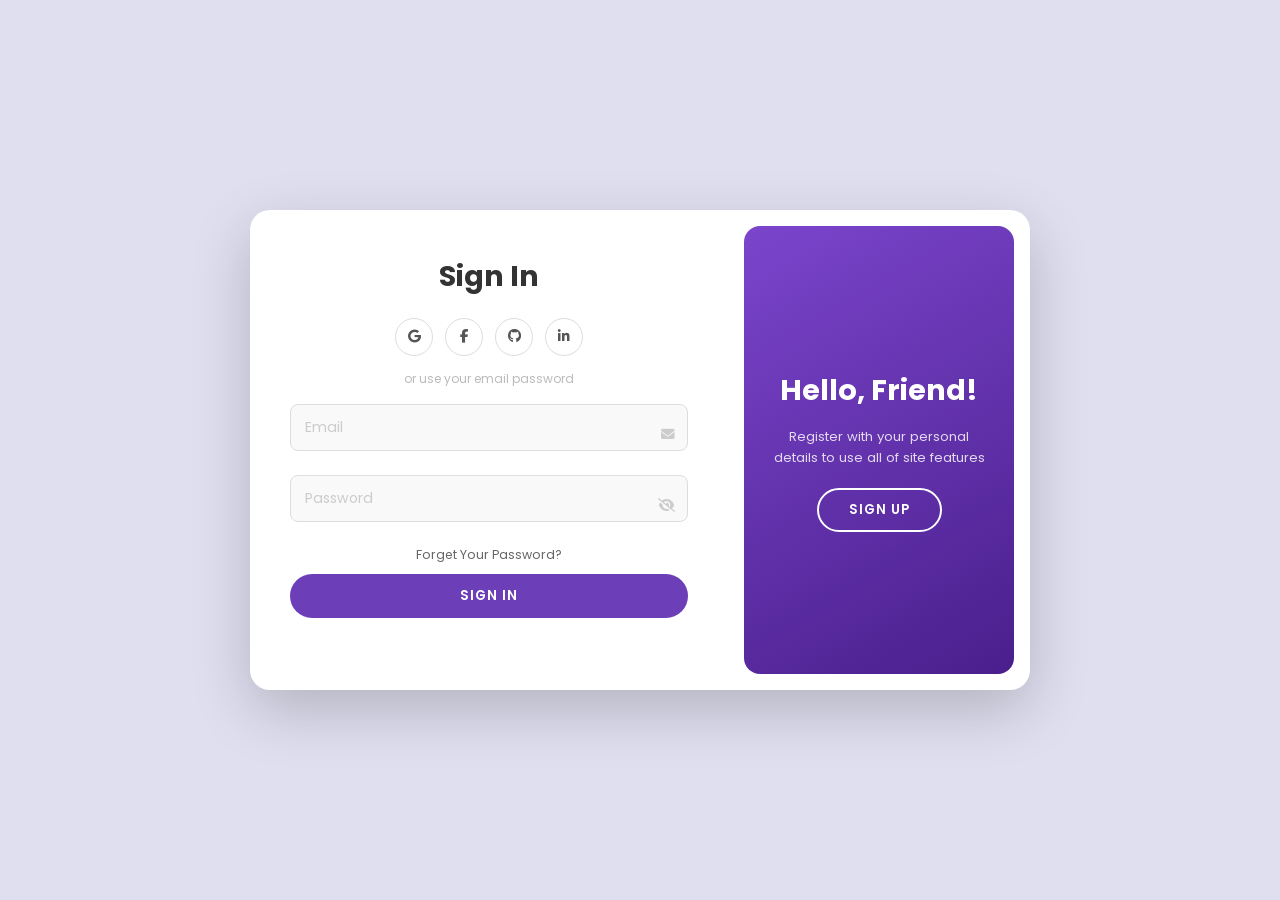
<file: signin.html>
<!DOCTYPE html>
<html lang="es">
<head>
  <meta charset="UTF-8" />
  <meta name="viewport" content="width=device-width, initial-scale=1.0"/>
  <title>ShopNova - Sign In</title>
  <link href="https://fonts.googleapis.com/css2?family=Poppins:wght@300;400;500;600;700&display=swap" rel="stylesheet">
  <link rel="stylesheet" href="https://cdnjs.cloudflare.com/ajax/libs/font-awesome/6.5.0/css/all.min.css"/>
  <style>
    * { margin:0; padding:0; box-sizing:border-box; }

    body {
      min-height: 100vh;
      display: flex;
      align-items: center;
      justify-content: center;
      background: #e0dff0;
      font-family: 'Poppins', sans-serif;
    }

    .container {
      display: flex;
      width: 780px;
      min-height: 480px;
      background: #fff;
      border-radius: 20px;
      box-shadow: 0 20px 60px rgba(0,0,0,0.2);
      overflow: hidden;
    }

    /* PANEL IZQUIERDO */
    .left {
      flex: 1;
      padding: 45px 40px;
      display: flex;
      flex-direction: column;
      align-items: center;
    }
    .left h2 { font-size: 1.8rem; font-weight: 700; color: #333; margin-bottom: 20px; }

    .social-row { display: flex; gap: 12px; margin-bottom: 14px; }
    .social-btn {
      width: 38px; height: 38px; border-radius: 50%;
      border: 1px solid #ddd; background: #fff; color: #555;
      cursor: pointer; font-size: 0.85rem;
      display: flex; align-items: center; justify-content: center;
      transition: all 0.2s;
    }
    .social-btn:hover { background: #6c3eb8; color: #fff; border-color: #6c3eb8; }

    .or { font-size: 0.75rem; color: #bbb; margin-bottom: 16px; }

    .form { width: 100%; display: flex; flex-direction: column; gap: 10px; }

    .field { position: relative; width: 100%; }
    .field input {
      width: 100%; padding: 12px 40px 12px 14px;
      border: 1px solid #ddd; border-radius: 8px;
      font-family: 'Poppins', sans-serif; font-size: 0.88rem; color: #333;
      outline: none; background: #f9f9f9; transition: border-color 0.2s;
    }
    .field input:focus { border-color: #6c3eb8; background: #fff; }
    .field input.err { border-color: #e53e3e; }
    .field input.ok  { border-color: #38a169; }
    .field input::placeholder { color: #ccc; }

    .field .ico {
      position: absolute; right: 13px; top: 50%;
      transform: translateY(-50%); color: #ccc; font-size: 0.85rem;
      cursor: pointer;
    }
    .field .ico:hover { color: #6c3eb8; }
    .errmsg { font-size: 0.71rem; color: #e53e3e; min-height: 14px; display: block; }

    .alert-err {
      background: #fff5f5; border: 1px solid #fed7d7;
      color: #c53030; border-radius: 8px; padding: 10px 14px;
      font-size: 0.82rem; display: flex; align-items: center; gap: 8px;
    }

    .forgot { font-size: 0.78rem; color: #666; text-decoration: none; text-align: center; }
    .forgot:hover { color: #6c3eb8; }

    .btn-primary {
      padding: 12px; background: #6c3eb8; color: #fff;
      border: none; border-radius: 25px;
      font-family: 'Poppins', sans-serif; font-size: 0.85rem; font-weight: 600;
      letter-spacing: 1px; cursor: pointer; transition: background 0.2s;
      display: flex; align-items: center; justify-content: center; gap: 8px;
    }
    .btn-primary:hover { background: #5a2fa0; }
    .btn-primary:disabled { opacity: 0.6; cursor: not-allowed; }

    /* PANEL DERECHO */
    .right {
      width: 270px; flex-shrink: 0;
      background: linear-gradient(150deg, #7b45cc 0%, #4a1f8c 100%);
      border-radius: 16px; margin: 16px;
      display: flex; align-items: center; justify-content: center;
      text-align: center; padding: 40px 28px;
    }
    .right-inner { display: flex; flex-direction: column; align-items: center; gap: 14px; }
    .right h2 { font-size: 1.8rem; font-weight: 700; color: #fff; }
    .right p  { font-size: 0.82rem; color: rgba(255,255,255,0.82); line-height: 1.6; }
    .btn-outline {
      padding: 10px 30px; background: transparent; color: #fff;
      border: 2px solid #fff; border-radius: 25px;
      font-family: 'Poppins', sans-serif; font-size: 0.82rem; font-weight: 600;
      letter-spacing: 1px; cursor: pointer; transition: all 0.2s; margin-top: 6px;
    }
    .btn-outline:hover { background: #fff; color: #6c3eb8; }

    /* MODAL */
    .overlay {
      position: fixed; inset: 0; z-index: 200;
      background: rgba(0,0,0,0.55); backdrop-filter: blur(6px);
      display: flex; align-items: center; justify-content: center;
    }
    .overlay.hidden { display: none !important; }
    .modal-box {
      background: #fff; border-radius: 20px; padding: 2rem 2.2rem;
      width: 400px; max-width: 95vw; position: relative;
      box-shadow: 0 20px 60px rgba(0,0,0,0.2);
      animation: pop 0.22s ease;
    }
    @keyframes pop { from{opacity:0;transform:scale(0.9)} to{opacity:1;transform:scale(1)} }
    .modal-box h3 { font-size: 1.4rem; font-weight: 700; color: #333; margin-bottom: 4px; }
    .modal-box .sub { font-size: 0.78rem; color: #aaa; margin-bottom: 18px; }
    .modal-form { display: flex; flex-direction: column; gap: 10px; }
    .close-btn {
      position: absolute; top: 14px; right: 16px;
      background: none; border: none; font-size: 1.1rem; color: #aaa; cursor: pointer;
    }
    .close-btn:hover { color: #333; }
    .alert-ok {
      background: #f0fff4; border: 1px solid #9ae6b4; color: #276749;
      border-radius: 8px; padding: 10px 14px; font-size: 0.82rem;
      display: flex; align-items: center; gap: 8px;
    }

    .hidden { display: none !important; }

    @media (max-width: 640px) {
      .container { flex-direction: column; width: 95%; min-height: auto; }
      .right { width: auto; margin: 0 16px 16px; }
    }
  </style>
</head>
<body>

<div class="container">

  <!-- IZQUIERDO -->
  <div class="left">
    <h2>Sign In</h2>
    <div class="social-row">
      <button class="social-btn"><i class="fab fa-google"></i></button>
      <button class="social-btn"><i class="fab fa-facebook-f"></i></button>
      <button class="social-btn"><i class="fab fa-github"></i></button>
      <button class="social-btn"><i class="fab fa-linkedin-in"></i></button>
    </div>
    <p class="or">or use your email password</p>

    <form class="form" id="loginForm" novalidate>
      <div class="field">
        <input type="email" id="iEmail" placeholder="Email" />
        <span class="ico"><i class="fas fa-envelope"></i></span>
        <span class="errmsg" id="eEmail"></span>
      </div>
      <div class="field">
        <input type="password" id="iPass" placeholder="Password" />
        <span class="ico" id="togglePass"><i class="fas fa-eye-slash"></i></span>
        <span class="errmsg" id="ePass"></span>
      </div>
      <div class="alert-err hidden" id="alertErr">
        <i class="fas fa-circle-exclamation"></i>
        <span id="alertMsg">Email o contrasena incorrectos.</span>
      </div>
      <a href="#" class="forgot" id="linkForgot">Forget Your Password?</a>
      <button type="submit" class="btn-primary" id="btnSignIn">
        <span id="btnTxt">SIGN IN</span>
        <span id="btnSpin" class="hidden"><i class="fas fa-spinner fa-spin"></i></span>
      </button>
    </form>
  </div>

  <!-- DERECHO -->
  <div class="right">
    <div class="right-inner">
      <h2>Hello, Friend!</h2>
      <p>Register with your personal details to use all of site features</p>
      <button class="btn-outline" id="btnSignUp">SIGN UP</button>
    </div>
  </div>

</div>

<!-- MODAL REGISTRO -->
<div class="overlay hidden" id="modalReg">
  <div class="modal-box">
    <button class="close-btn" id="closeReg"><i class="fas fa-xmark"></i></button>
    <h3>Crear Cuenta</h3>
    <p class="sub">Registrate para acceder a ShopNova</p>
    <form class="modal-form" id="formReg" novalidate>
      <div class="field">
        <input type="text" id="rName" placeholder="Nombre completo" />
        <span class="ico"><i class="fas fa-user"></i></span>
        <span class="errmsg" id="eRName"></span>
      </div>
      <div class="field">
        <input type="email" id="rEmail" placeholder="Email" />
        <span class="ico"><i class="fas fa-envelope"></i></span>
        <span class="errmsg" id="eREmail"></span>
      </div>
      <div class="field">
        <input type="password" id="rPass" placeholder="Contrasena (min. 6 caracteres)" />
        <span class="ico" id="toggleRPass"><i class="fas fa-eye-slash"></i></span>
        <span class="errmsg" id="eRPass"></span>
      </div>
      <div class="field">
        <input type="password" id="rPass2" placeholder="Confirmar contrasena" />
        <span class="ico"><i class="fas fa-lock"></i></span>
        <span class="errmsg" id="eRPass2"></span>
      </div>
      <div class="alert-ok hidden" id="okReg">
        <i class="fas fa-circle-check"></i> Cuenta creada! Ahora puedes iniciar sesion.
      </div>
      <button type="submit" class="btn-primary">CREAR CUENTA</button>
    </form>
  </div>
</div>

<!-- MODAL RECUPERAR -->
<div class="overlay hidden" id="modalForgot">
  <div class="modal-box">
    <button class="close-btn" id="closeForgot"><i class="fas fa-xmark"></i></button>
    <h3>Recuperar Contrasena</h3>
    <p class="sub">Ingresa tu email registrado</p>
    <form class="modal-form" id="formForgot" novalidate>
      <div class="field">
        <input type="email" id="fEmail" placeholder="Tu email" />
        <span class="ico"><i class="fas fa-envelope"></i></span>
        <span class="errmsg" id="eFEmail"></span>
      </div>
      <div class="alert-ok hidden" id="okForgot">
        <i class="fas fa-circle-check"></i> Si el email existe, recibiras instrucciones.
      </div>
      <button type="submit" class="btn-primary">ENVIAR</button>
    </form>
  </div>
</div>

<script>
// ================================================================
//  USUARIOS — guardados en localStorage
//  Formato: { name, email, password, role }
//  role: 'admin' o 'user'
// ================================================================
function getUsers() {
  return JSON.parse(localStorage.getItem('sn_users') || '[]');
}
function saveUsers(u) {
  localStorage.setItem('sn_users', JSON.stringify(u));
}

// Cuentas de prueba iniciales
(function() {
  if (getUsers().length === 0) {
    saveUsers([
      { name: 'Admin',        email: 'admin@shopnova.com',   password: '123456', role: 'admin' },
      { name: 'Usuario Demo', email: 'usuario@shopnova.com', password: '123456', role: 'user'  }
    ]);
  }
})();

// Si ya hay sesion activa, ir directo a la tienda
if (localStorage.getItem('sn_session')) {
  window.location.href = 'Pagina web (inicio).html';
}

// ================================================================
//  HELPERS
// ================================================================
function get(id)  { return document.getElementById(id); }
function validEmail(e) { return /^[^\s@]+@[^\s@]+\.[^\s@]+$/.test(e); }

function markErr(inputId, msgId, msg) {
  get(inputId).classList.remove('ok'); get(inputId).classList.add('err');
  if (msgId) get(msgId).textContent = msg;
}
function markOk(inputId, msgId) {
  get(inputId).classList.remove('err'); get(inputId).classList.add('ok');
  if (msgId) get(msgId).textContent = '';
}
function clear(inputId, msgId) {
  get(inputId).classList.remove('err','ok');
  if (msgId) get(msgId).textContent = '';
}

function togglePwd(inputId, iconEl) {
  const inp = get(inputId);
  const show = inp.type === 'password';
  inp.type = show ? 'text' : 'password';
  iconEl.querySelector('i').className = show ? 'fas fa-eye' : 'fas fa-eye-slash';
}

// ================================================================
//  TOGGLE PASSWORD
// ================================================================
get('togglePass').addEventListener('click',  () => togglePwd('iPass',  get('togglePass')));
get('toggleRPass').addEventListener('click', () => togglePwd('rPass', get('toggleRPass')));

// Limpiar errores al escribir
get('iEmail').addEventListener('input', () => clear('iEmail','eEmail'));
get('iPass').addEventListener('input',  () => clear('iPass','ePass'));

// ================================================================
//  LOGIN
// ================================================================
get('loginForm').addEventListener('submit', function(e) {
  e.preventDefault();
  let ok = true;
  const email = get('iEmail').value.trim();
  const pass  = get('iPass').value;

  get('alertErr').classList.add('hidden');

  if (!email)             { markErr('iEmail','eEmail','El email es obligatorio.'); ok=false; }
  else if(!validEmail(email)){ markErr('iEmail','eEmail','Email no valido.'); ok=false; }
  else                    { markOk('iEmail','eEmail'); }

  if (!pass)              { markErr('iPass','ePass','La contrasena es obligatoria.'); ok=false; }
  else if(pass.length<6)  { markErr('iPass','ePass','Minimo 6 caracteres.'); ok=false; }
  else                    { markOk('iPass','ePass'); }

  if (!ok) return;

  // Animacion de carga
  get('btnTxt').classList.add('hidden');
  get('btnSpin').classList.remove('hidden');
  get('btnSignIn').disabled = true;

  setTimeout(() => {
    get('btnTxt').classList.remove('hidden');
    get('btnSpin').classList.add('hidden');
    get('btnSignIn').disabled = false;

    const user = getUsers().find(u =>
      u.email.toLowerCase() === email.toLowerCase() && u.password === pass
    );

    if (user) {
      localStorage.setItem('sn_session', JSON.stringify({
        name: user.name, email: user.email, role: user.role
      }));
      window.location.href = 'Pagina web (inicio).html';
    } else {
      get('alertMsg').textContent = 'Email o contrasena incorrectos.';
      get('alertErr').classList.remove('hidden');
      markErr('iEmail','eEmail',''); markErr('iPass','ePass','');
    }
  }, 800);
});

// ================================================================
//  MODAL REGISTRO
// ================================================================
get('btnSignUp').addEventListener('click', () => {
  get('modalReg').classList.remove('hidden');
  get('formReg').reset();
  ['rName','rEmail','rPass','rPass2'].forEach(id => clear(id, 'e'+id.charAt(0).toUpperCase()+id.slice(1)));
  get('okReg').classList.add('hidden');
});
get('closeReg').addEventListener('click',    () => get('modalReg').classList.add('hidden'));
get('modalReg').addEventListener('click',    e => { if(e.target===get('modalReg')) get('modalReg').classList.add('hidden'); });

get('formReg').addEventListener('submit', function(e) {
  e.preventDefault();
  let ok = true;
  const name  = get('rName').value.trim();
  const email = get('rEmail').value.trim();
  const pass  = get('rPass').value;
  const pass2 = get('rPass2').value;

  get('okReg').classList.add('hidden');

  if (!name || name.length<2) { markErr('rName','eRName','Nombre muy corto.'); ok=false; }
  else                         { markOk('rName','eRName'); }

  if (!email)                  { markErr('rEmail','eREmail','El email es obligatorio.'); ok=false; }
  else if(!validEmail(email))  { markErr('rEmail','eREmail','Email no valido.'); ok=false; }
  else {
    const existe = getUsers().find(u => u.email.toLowerCase()===email.toLowerCase());
    if (existe) { markErr('rEmail','eREmail','Este email ya esta registrado.'); ok=false; }
    else          { markOk('rEmail','eREmail'); }
  }

  if (!pass || pass.length<6) { markErr('rPass','eRPass','Minimo 6 caracteres.'); ok=false; }
  else                         { markOk('rPass','eRPass'); }

  if (!pass2)       { markErr('rPass2','eRPass2','Confirma tu contrasena.'); ok=false; }
  else if(pass!==pass2){ markErr('rPass2','eRPass2','Las contrasenas no coinciden.'); ok=false; }
  else               { markOk('rPass2','eRPass2'); }

  if (!ok) return;

  // Guardar nuevo usuario (siempre con rol 'user')
  const users = getUsers();
  users.push({ name, email, password: pass, role: 'user' });
  saveUsers(users);

  get('okReg').classList.remove('hidden');
  get('formReg').reset();

  setTimeout(() => {
    get('modalReg').classList.add('hidden');
    get('okReg').classList.add('hidden');
    get('iEmail').value = email;
    markOk('iEmail','eEmail');
  }, 2000);
});

// ================================================================
//  MODAL RECUPERAR
// ================================================================
get('linkForgot').addEventListener('click', e => {
  e.preventDefault();
  get('modalForgot').classList.remove('hidden');
  get('formForgot').reset();
  clear('fEmail','eFEmail');
  get('okForgot').classList.add('hidden');
});
get('closeForgot').addEventListener('click',   () => get('modalForgot').classList.add('hidden'));
get('modalForgot').addEventListener('click',   e => { if(e.target===get('modalForgot')) get('modalForgot').classList.add('hidden'); });

get('formForgot').addEventListener('submit', function(e) {
  e.preventDefault();
  const email = get('fEmail').value.trim();
  get('okForgot').classList.add('hidden');

  if (!email)              { markErr('fEmail','eFEmail','Ingresa tu email.'); return; }
  if (!validEmail(email))  { markErr('fEmail','eFEmail','Email no valido.'); return; }

  markOk('fEmail','eFEmail');
  // En produccion aqui se enviaria el correo
  const u = getUsers().find(u => u.email.toLowerCase()===email.toLowerCase());
  if (u) console.log('[ShopNova Demo] Contrasena:', u.password);

  get('okForgot').classList.remove('hidden');
  setTimeout(() => {
    get('modalForgot').classList.add('hidden');
    get('okForgot').classList.add('hidden');
  }, 2500);
});
</script>
</body>
</html>
</file>
